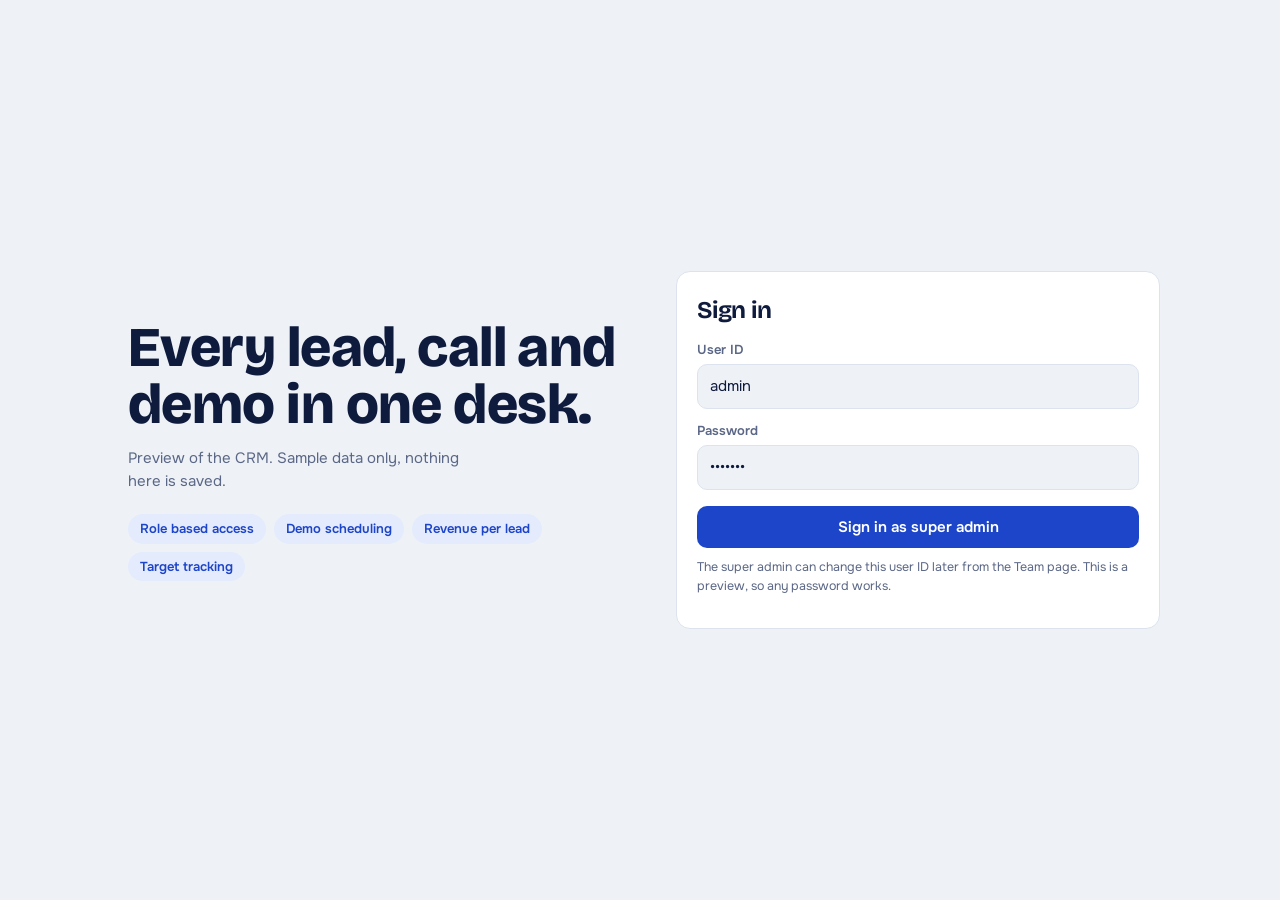
<file: public/assets/aistudio/Lead_Desk_CRM_Preview_f1cdb9fa.html>
<!doctype html><html><head><meta charset=utf8><meta name=viewport content="width=device-width,initial-scale=1,viewport-fit=cover"><style>:root{color-scheme:light;box-sizing:border-box;padding-top:env(safe-area-inset-top,0px);padding-bottom:env(safe-area-inset-bottom,0px)}html{scroll-padding-top:env(safe-area-inset-top,0px)}body{margin:0;padding:0;font:14px -apple-system,BlinkMacSystemFont,sans-serif;background:#fff;color:#000}img{max-width:100%}[hidden]:not([hidden=until-found i]){display:none!important}</style></head><body>
<title>Lead Desk CRM Preview</title>
<meta name="claude:viewport-fit-sides" content="cover">
<link rel="stylesheet" href="https://fonts.googleapis.com/css2?family=Bricolage+Grotesque:opsz,wght@12..96,600;12..96,800&family=Onest:wght@400;500;600&family=Fraunces:wght@700;900&family=Space+Grotesk:wght@500;700&display=swap">
<style>
/* Layout: login stage, then a sidebar shell with Dashboard, Leads, Demos, Team. Blue ink on cool paper, amber for pending, green for done. */
:root{--bg:#EEF2F7;--panel:#FFFFFF;--ink:#0F1B3D;--mute:#5B6786;--line:#DCE3EE;--acc:#1D45C9;--acc-ink:#FFFFFF;--acc-soft:#E4EBFC;--ok:#0E7C4A;--ok-soft:#DDF3E8;--warn:#9A5B00;--warn-soft:#FDEFD2;--bad:#B3261E;--bad-soft:#FBE3E1;--display:"Bricolage Grotesque","Trebuchet MS",sans-serif;--body:"Onest","Segoe UI",system-ui,sans-serif;--r:14px}
@media (prefers-color-scheme:dark){:root:not([data-theme="light"]){--bg:#0B1226;--panel:#131C36;--ink:#E8EDFB;--mute:#9AA6C6;--line:#25314F;--acc:#7B9BFF;--acc-ink:#0B1226;--acc-soft:#1B2850;--ok:#5FD39A;--ok-soft:#12382A;--warn:#F2B955;--warn-soft:#3A2C0F;--bad:#FF8A80;--bad-soft:#40181A;color-scheme:dark}}
:root[data-theme="dark"]{--bg:#0B1226;--panel:#131C36;--ink:#E8EDFB;--mute:#9AA6C6;--line:#25314F;--acc:#7B9BFF;--acc-ink:#0B1226;--acc-soft:#1B2850;--ok:#5FD39A;--ok-soft:#12382A;--warn:#F2B955;--warn-soft:#3A2C0F;--bad:#FF8A80;--bad-soft:#40181A;color-scheme:dark}
*{box-sizing:border-box}
body{margin:0;background:var(--bg);color:var(--ink);font:15px/1.5 var(--body);padding-left:max(16px,env(safe-area-inset-left,0px));padding-right:max(16px,env(safe-area-inset-right,0px));padding-block:16px}
h1,h2,h3{font-family:var(--display);margin:0;letter-spacing:-.01em;text-wrap:balance}
button,input,select{font:inherit;color:inherit}
button{cursor:pointer}
:focus-visible{outline:3px solid var(--acc);outline-offset:2px}
.hide{display:none!important}
.btn{background:var(--acc);color:var(--acc-ink);border:0;border-radius:10px;padding:10px 16px;font-weight:600;transition:transform .15s,box-shadow .2s}
.btn:hover{transform:translateY(-2px);box-shadow:0 8px 18px -8px var(--acc)}.btn:active{transform:translateY(0) scale(.98)}
.btn.ghost{background:transparent;color:var(--ink);border:1.5px solid var(--line)}.btn.ghost:hover{border-color:var(--acc);box-shadow:none}
.btn.sm{padding:6px 12px;font-size:13px;border-radius:8px}.btn[disabled]{opacity:.45;pointer-events:none}
input,select{background:var(--bg);border:1.5px solid var(--line);border-radius:10px;padding:10px 12px;width:100%;transition:border-color .2s,box-shadow .2s}
input:focus,select:focus{outline:0;border-color:var(--acc);box-shadow:0 0 0 4px var(--acc-soft)}
label{display:block;font-size:13px;font-weight:600;color:var(--mute);margin:12px 0 5px}
.note{font-size:12.5px;color:var(--mute)}
/* login */
#login{min-height:calc(100vh - 32px);display:grid;grid-template-columns:minmax(0,1.1fr) minmax(0,1fr);gap:24px;align-items:center;max-width:1040px;margin:0 auto}
.hero{padding:8px}.hero h1{font-size:clamp(34px,5vw,56px);line-height:1.02;font-weight:800}
.hero p{color:var(--mute);max-width:34ch;margin:14px 0 0}
.chips{display:flex;gap:8px;flex-wrap:wrap;margin-top:22px}.chip{background:var(--acc-soft);color:var(--acc);border-radius:99px;padding:5px 12px;font-size:13px;font-weight:600;animation:rise .6s both}
.card{background:var(--panel);border:1px solid var(--line);border-radius:var(--r);padding:20px}
.loginbox{animation:rise .6s .1s both}
/* shell */
#app{max-width:1180px;margin:0 auto;display:grid;grid-template-columns:200px minmax(0,1fr);gap:16px}
nav{position:sticky;top:16px;align-self:start;background:var(--panel);border:1px solid var(--line);border-radius:var(--r);padding:12px;display:flex;flex-direction:column;gap:4px}
nav .brand{font:800 19px var(--display);padding:6px 10px 12px}
nav button{text-align:left;background:transparent;border:0;border-radius:10px;padding:10px 12px;font-weight:600;color:var(--mute);transition:background .2s,color .2s,transform .15s}
nav button:hover{background:var(--acc-soft);color:var(--acc);transform:translateX(3px)}nav button.on{background:var(--acc);color:var(--acc-ink)}
.top{display:flex;gap:10px;align-items:center;justify-content:space-between;flex-wrap:wrap;margin-bottom:14px}
.top h2{font-size:26px}.tools{display:flex;gap:8px;align-items:center;flex-wrap:wrap}.tools select{width:auto}
.bell{position:relative}.bell .dot{position:absolute;top:-6px;right:-6px;background:var(--bad);color:#fff;border-radius:99px;font-size:11px;min-width:18px;height:18px;display:grid;place-items:center;font-weight:700}
.bell.ring{animation:shake .6s}
.pop{position:absolute;right:0;top:44px;width:min(320px,86vw);background:var(--panel);border:1px solid var(--line);border-radius:var(--r);padding:10px;z-index:30;box-shadow:0 20px 40px -20px rgba(10,20,60,.4);animation:rise .25s both}
.pop .item{padding:9px 10px;border-radius:10px;font-size:14px}.pop .item+.item{border-top:1px solid var(--line)}
.view{animation:rise .45s both}
.tiles{display:grid;grid-template-columns:repeat(auto-fit,minmax(150px,1fr));gap:10px;margin-bottom:14px}
.tile{background:var(--panel);border:1px solid var(--line);border-radius:var(--r);padding:14px;animation:rise .5s both;animation-delay:calc(var(--i)*70ms);transition:transform .2s,border-color .2s}
.tile:hover{transform:translateY(-3px);border-color:var(--acc)}
.tile b{display:block;font:800 30px var(--display);line-height:1.1}.tile span{font-size:13px;color:var(--mute)}
.rings{display:grid;grid-template-columns:repeat(auto-fit,minmax(230px,1fr));gap:12px;margin-bottom:14px}
.ringcard{display:flex;gap:14px;align-items:center;animation:rise .5s both;animation-delay:calc(var(--i)*90ms)}
.ring{position:relative;width:92px;height:92px;flex:none}.ring svg{transform:rotate(-90deg)}
.ring circle{fill:none;stroke-width:9}.ring .bg{stroke:var(--line)}.ring .fg{stroke:var(--acc);stroke-linecap:round;transition:stroke-dashoffset 1.2s cubic-bezier(.2,.8,.2,1)}
.ring .pct{position:absolute;inset:0;display:grid;place-items:center;font:800 20px var(--display)}
.ringcard h3{font-size:15px;color:var(--mute);font-family:var(--body);font-weight:600}.ringcard .big{font:800 24px var(--display)}
.tablewrap{overflow-x:auto}
table{width:100%;border-collapse:collapse;min-width:720px}
th{font-size:12.5px;color:var(--mute);text-align:left;padding:8px 10px;border-bottom:1.5px solid var(--line);font-weight:600}
td{padding:11px 10px;border-bottom:1px solid var(--line);vertical-align:middle}
tbody tr{animation:rise .4s both;animation-delay:calc(var(--i)*45ms);transition:background .2s}tbody tr:hover{background:var(--acc-soft)}
td.num,th.num{text-align:right;font-variant-numeric:tabular-nums}
.pill{display:inline-block;border-radius:99px;padding:3px 10px;font-size:12.5px;font-weight:600}
.p-new{background:var(--acc-soft);color:var(--acc)}.p-pend{background:var(--warn-soft);color:var(--warn)}.p-sched{background:var(--acc-soft);color:var(--acc)}.p-ok{background:var(--ok-soft);color:var(--ok)}.p-bad{background:var(--bad-soft);color:var(--bad)}.p-none{background:var(--line);color:var(--mute)}
.demo{display:grid;gap:10px;margin-bottom:12px;animation:rise .45s both;animation-delay:calc(var(--i)*80ms)}
.demo header{display:flex;justify-content:space-between;gap:10px;flex-wrap:wrap;align-items:center}
.msg{background:var(--bg);border:1.5px dashed var(--line);border-radius:10px;padding:10px 12px;font-size:14px}
.row{display:flex;gap:8px;flex-wrap:wrap;align-items:center}
.row>*{flex:0 0 auto}.row input,.row select{width:auto;min-width:130px}
.two{display:grid;grid-template-columns:repeat(auto-fit,minmax(260px,1fr));gap:12px}
.tog{display:flex;align-items:center;justify-content:space-between;gap:10px;padding:8px 0;border-top:1px solid var(--line)}
.sw{appearance:none;width:44px;height:26px;border-radius:99px;background:var(--line);position:relative;cursor:pointer;padding:0;border:0;transition:background .25s;flex:none}
.sw:after{content:"";position:absolute;top:3px;left:3px;width:20px;height:20px;border-radius:50%;background:#fff;transition:transform .25s}
.sw:checked{background:var(--acc)}.sw:checked:after{transform:translateX(18px)}
.modal{position:fixed;inset:0;background:rgba(8,14,40,.55);display:grid;place-items:center;z-index:50;padding:16px;animation:fade .25s both}
.modal .card{width:min(440px,100%);animation:pop .3s cubic-bezier(.2,.9,.3,1.2) both}
.toast{position:fixed;left:50%;bottom:calc(20px + env(safe-area-inset-bottom,0px));transform:translateX(-50%);background:var(--ink);color:var(--bg);padding:10px 16px;border-radius:99px;font-weight:600;z-index:60;animation:rise .3s both}
.banner{background:var(--warn-soft);color:var(--warn);border-radius:10px;padding:8px 12px;font-size:13px;margin-bottom:12px}
.picker{display:flex;gap:8px;flex-wrap:wrap;align-items:center;margin-bottom:12px}
.picker button{background:var(--panel);border:1.5px solid var(--line);border-radius:99px;padding:6px 14px;font-weight:600;font-size:13px;transition:transform .2s,border-color .2s,background .2s}
.picker button:hover{border-color:var(--acc);transform:translateY(-2px)}
.picker button.on{background:var(--acc);color:var(--acc-ink);border-color:var(--acc)}
.dash{background:var(--bg);color:var(--ink);border-radius:18px;padding:14px;transition:background .4s,color .4s}
.track{display:grid;grid-template-columns:repeat(auto-fit,minmax(210px,1fr));gap:10px;margin-bottom:12px}
.box{background:var(--panel);border:1px solid var(--line);border-radius:var(--r);padding:14px;animation:rise .5s both;animation-delay:calc(var(--i)*80ms);transition:transform .2s,box-shadow .2s}
.box:hover{transform:translateY(-3px)}
.box h4{margin:0 0 6px;font:600 13px var(--body);color:var(--mute)}
.box .big{font:800 30px/1.1 var(--display)}.box .big small{font-size:16px;color:var(--mute);font-weight:600}
.box .sub{font-size:13px;color:var(--mute);margin-top:8px}
.bar{height:10px;border-radius:99px;background:var(--line);overflow:hidden;margin-top:10px}
.bar i{display:block;height:100%;width:0;background:var(--acc);border-radius:99px;transition:width 1.1s cubic-bezier(.2,.8,.2,1)}
.days{display:grid;grid-template-columns:repeat(auto-fill,minmax(34px,1fr));gap:5px;margin-top:10px}
.day{border-radius:8px;text-align:center;font-size:11px;background:var(--line);color:var(--mute);min-height:40px;display:flex;flex-direction:column;justify-content:center;animation:pop .4s both;animation-delay:calc(var(--i)*18ms)}
.day b{font-size:10px;font-weight:500}.day span{font-weight:700;font-size:13px}
.day.hit{background:var(--ok-soft);color:var(--ok);border:1.5px solid var(--ok)}
.day.gap{background:var(--bad-soft);color:var(--bad)}.day.fut{opacity:.35}.day.now{outline:2.5px solid var(--acc);outline-offset:1px}
.mbar{display:none}.d3 .mbar,.d4 .mbar{display:block}.d3 .ring,.d4 .ring{display:none}
.ringcard .txt{flex:1;min-width:0}
.d2{--bg:#070D1C;--panel:#0F1930;--ink:#E6FFF6;--mute:#8AA3C4;--line:#1D2C4D;--acc:#2EF2B0;--acc-ink:#04170F;--acc-soft:#0F2C3A;--ok:#2EF2B0;--ok-soft:#0F3A2C;--warn:#FFC14D;--warn-soft:#3A2C0F;--bad:#FF7A7A;--bad-soft:#40181A;--display:"Space Grotesk","Trebuchet MS",sans-serif;color-scheme:dark}
.d2 .card,.d2 .tile,.d2 .box{box-shadow:0 0 0 1px #1D2C4D,0 14px 30px -20px #2EF2B0}
.d2 .bar i,.d2 .ring .fg{filter:drop-shadow(0 0 6px #2EF2B0)}
.d3{--bg:#F6EFE3;--panel:#FFFBF3;--ink:#3A2418;--mute:#7A6455;--line:#E6D8C3;--acc:#B8461F;--acc-ink:#FFFFFF;--acc-soft:#F6DFD2;--ok:#3E7D3A;--ok-soft:#E2EEDA;--warn:#A06A12;--warn-soft:#F6E7C3;--bad:#A52A2A;--bad-soft:#F4D9D6;--display:"Fraunces",Georgia,serif;--r:6px;color-scheme:light}
.d3 .card,.d3 .tile,.d3 .box{border-style:dashed;border-width:1.5px}
.d4{--bg:#FFE94A;--panel:#FFFFFF;--ink:#0A0A0A;--mute:#333333;--line:#0A0A0A;--acc:#0A0A0A;--acc-ink:#FFE94A;--acc-soft:#FFF3A0;--ok:#0B7A3B;--ok-soft:#C9F5D9;--warn:#8A4B00;--warn-soft:#FFD27A;--bad:#B00020;--bad-soft:#FFC9CF;--display:"Space Grotesk","Arial Black",sans-serif;--r:6px;color-scheme:light}
.d4 .card,.d4 .tile,.d4 .box{border:2.5px solid #0A0A0A;box-shadow:5px 5px 0 #0A0A0A}
.d4 .tile:hover,.d4 .box:hover{transform:translate(-2px,-2px);box-shadow:7px 7px 0 #0A0A0A}
.d4 .bar{border:2px solid #0A0A0A;height:16px;background:#fff}.d4 .bar i{background:#0A0A0A}
.d4 .day{border:2px solid #0A0A0A;background:#fff;color:#0A0A0A}.d4 .day.hit{background:#C9F5D9}.d4 .day.gap{background:#FFC9CF}
.d4 .pill{border:1.5px solid #0A0A0A}
@keyframes rise{from{opacity:0;transform:translateY(12px)}to{opacity:1;transform:none}}
@keyframes fade{from{opacity:0}to{opacity:1}}
@keyframes pop{from{opacity:0;transform:scale(.92)}to{opacity:1;transform:none}}
@keyframes shake{0%,100%{transform:rotate(0)}20%{transform:rotate(-14deg)}40%{transform:rotate(12deg)}60%{transform:rotate(-8deg)}80%{transform:rotate(6deg)}}
@media (max-width:820px){#login{grid-template-columns:1fr}#app{grid-template-columns:1fr}nav{position:static;flex-direction:row;overflow-x:auto}nav .brand{display:none}nav button{white-space:nowrap}}
@media (prefers-reduced-motion:reduce){*,*::before,*::after{animation-duration:.01ms!important;animation-delay:0ms!important;transition-duration:.01ms!important}}
</style>

<section id="login">
  <div class="hero">
    <h1>Every lead, call and demo in one desk.</h1>
    <p>Preview of the CRM. Sample data only, nothing here is saved.</p>
    <div class="chips"><span class="chip" style="animation-delay:.2s">Role based access</span><span class="chip" style="animation-delay:.3s">Demo scheduling</span><span class="chip" style="animation-delay:.4s">Revenue per lead</span><span class="chip" style="animation-delay:.5s">Target tracking</span></div>
  </div>
  <form class="card loginbox" id="loginForm">
    <h2 style="font-size:24px">Sign in</h2>
    <label for="uid">User ID</label><input id="uid" value="admin" autocomplete="off">
    <label for="pw">Password</label><input id="pw" type="password" value="preview" autocomplete="off">
    <button class="btn" style="width:100%;margin-top:16px">Sign in as super admin</button>
    <p class="note" style="margin-top:10px">The super admin can change this user ID later from the Team page. This is a preview, so any password works.</p>
  </form>
</section>

<div id="app" class="hide">
  <nav id="nav"><div class="brand">Lead Desk</div></nav>
  <main>
    <div class="top"><h2 id="title"></h2>
      <div class="tools">
        <label for="role" class="note" style="margin:0">Preview as</label>
        <select id="role"></select>
        <span class="bell" id="bellWrap"><button class="btn ghost sm" id="bell" aria-label="Notifications">Notifications <span class="dot hide" id="dot">0</span></button><div class="pop hide" id="pop"></div></span>
      </div>
    </div>
    <div id="view"></div>
  </main>
</div>
<div id="modalHost"></div>

<script>
(function(){
const $=s=>document.querySelector(s);
const esc=s=>String(s).replace(/[&<>"']/g,c=>({"&":"&amp;","<":"&lt;",">":"&gt;",'"':"&quot;","'":"&#39;"}[c]));
const inr=n=>"₹"+Number(n).toLocaleString("en-IN");
const ymd=d=>{const z=new Date(d);return z.getFullYear()+"-"+String(z.getMonth()+1).padStart(2,"0")+"-"+String(z.getDate()).padStart(2,"0")};
const off=n=>{const d=new Date();d.setDate(d.getDate()+n);return ymd(d)};
const TODAY=off(0);
const fmt=s=>new Date(s+"T00:00:00").toLocaleDateString("en-IN",{day:"numeric",month:"short"});

const MS=TODAY.slice(0,8)+"01";const am=n=>{const d=off(n);return d<MS?MS:d};
const S={adminId:"admin",view:"dashboard",role:"Admin",dash:1,
 targets:{calls:60,admissions:20,revenue:500000},
 users:[{name:"Admin",super:true},{name:"Deepti",view:true,edit:true},{name:"Mohit",view:true,edit:false}],
 notes:[],
 leads:[
  {id:1,name:"Rahul Verma",owner:"Deepti",status:"New",calls:2,added:TODAY,follow:TODAY,revenue:0,demo:null},
  {id:2,name:"Ananya Singh",owner:"Mohit",status:"New",calls:1,added:TODAY,follow:off(1),revenue:0,demo:null},
  {id:3,name:"Karan Mehta",owner:"Deepti",status:"Contacted",calls:5,added:off(-3),follow:TODAY,revenue:0,demo:null},
  {id:4,name:"Pooja Nair",owner:"Mohit",status:"Contacted",calls:4,added:off(-4),follow:TODAY,revenue:0,demo:null},
  {id:5,name:"Sameer Khan",owner:"Deepti",status:"Contacted",calls:6,added:off(-6),follow:off(2),revenue:0,demo:{date:off(2),attended:null,admission:null,fee:0}},
  {id:6,name:"Neha Gupta",owner:"Mohit",status:"Contacted",calls:7,added:off(-8),follow:off(3),revenue:0,demo:{date:off(3),attended:null,admission:null,fee:0}},
  {id:7,name:"Vikas Yadav",owner:"Deepti",status:"Demo done",calls:9,added:off(-10),follow:TODAY,revenue:0,demo:{date:off(-1),attended:null,admission:null,fee:0}},
  {id:8,name:"Ritu Sharma",owner:"Mohit",status:"Admitted",calls:6,added:off(-15),follow:null,revenue:32000,adm:am(-5),demo:{date:off(-8),attended:true,admission:"Admitted",fee:32000}},
  {id:9,name:"Arjun Patel",owner:"Deepti",status:"Admitted",calls:7,added:off(-15),follow:null,revenue:28000,adm:am(-6),demo:{date:off(-8),attended:true,admission:"Admitted",fee:28000}},
  {id:10,name:"Aditi Rao",owner:"Mohit",status:"Admitted",calls:8,added:off(-15),follow:null,revenue:26000,adm:am(-3),demo:{date:off(-8),attended:true,admission:"Admitted",fee:26000}},
  {id:11,name:"Manish Joshi",owner:"Deepti",status:"Admitted",calls:9,added:off(-15),follow:null,revenue:28000,adm:am(-6),demo:{date:off(-8),attended:true,admission:"Admitted",fee:28000}},
  {id:12,name:"Sonal Jain",owner:"Mohit",status:"Admitted",calls:10,added:off(-15),follow:null,revenue:24000,adm:am(-4),demo:{date:off(-8),attended:true,admission:"Admitted",fee:24000}},
  {id:13,name:"Gaurav Bansal",owner:"Deepti",status:"Admitted",calls:11,added:off(-15),follow:null,revenue:30000,adm:am(-5),demo:{date:off(-8),attended:true,admission:"Admitted",fee:30000}},
  {id:14,name:"Isha Kapoor",owner:"Mohit",status:"Admitted",calls:6,added:off(-15),follow:null,revenue:25000,adm:am(-6),demo:{date:off(-8),attended:true,admission:"Admitted",fee:25000}},
  {id:15,name:"Tarun Malik",owner:"Deepti",status:"Admitted",calls:7,added:off(-15),follow:null,revenue:27000,adm:am(-4),demo:{date:off(-8),attended:true,admission:"Admitted",fee:27000}},
  {id:16,name:"Divya Menon",owner:"Mohit",status:"Admitted",calls:8,added:off(-15),follow:null,revenue:29000,adm:am(-6),demo:{date:off(-8),attended:true,admission:"Admitted",fee:29000}},
  {id:17,name:"Harsh Vardhan",owner:"Deepti",status:"Admitted",calls:9,added:off(-15),follow:null,revenue:26000,adm:am(-5),demo:{date:off(-8),attended:true,admission:"Admitted",fee:26000}},
  {id:18,name:"Nitin Arora",owner:"Mohit",status:"Admitted",calls:10,added:off(-15),follow:null,revenue:25000,adm:am(-3),demo:{date:off(-8),attended:true,admission:"Admitted",fee:25000}},
 ],
 callsToday:38
};
const isSuper=()=>S.role==="Admin";
const me=()=>S.users.find(u=>u.name===S.role);
const visible=()=>isSuper()?S.leads:(me().view?S.leads.filter(l=>l.owner===S.role):[]);
const canEdit=l=>isSuper()||(me().edit&&l.owner===S.role);

function toast(t){const e=document.createElement("div");e.className="toast";e.textContent=t;document.body.appendChild(e);setTimeout(()=>e.remove(),2200)}
async function copy(t,btn){try{await navigator.clipboard.writeText(t);btn.textContent="Copied"}catch(_){const a=document.createElement("textarea");a.value=t;document.body.appendChild(a);a.select();try{document.execCommand("copy");btn.textContent="Copied"}catch(__){btn.textContent="Select and copy"}a.remove()}setTimeout(()=>btn.textContent="Copy message",1500)}
function countUp(el,to,prefix){const d=900,t0=performance.now();const reduce=matchMedia("(prefers-reduced-motion:reduce)").matches;if(reduce){el.textContent=(prefix||"")+Number(to).toLocaleString("en-IN");return}
 const f=t=>{const p=Math.min(1,(t-t0)/d),e=1-Math.pow(1-p,3);el.textContent=(prefix||"")+Math.round(to*e).toLocaleString("en-IN");if(p<1)requestAnimationFrame(f)};requestAnimationFrame(f)}

const metrics=()=>{const L=visible();const calls=L.reduce((a,l)=>a+l.calls,0);
 return{calls,fresh:L.filter(l=>l.status==="New").length,today:L.filter(l=>l.added===TODAY).length,pending:L.filter(l=>l.follow===TODAY).length,sched:L.filter(l=>l.demo&&l.demo.date>=TODAY&&l.demo.attended===null).length}};
function tilesHtml(){const m=metrics();const T=[["Total calls",m.calls],["New leads",m.fresh],["Added today",m.today],["Pending today",m.pending],["Scheduled",m.sched]];
 return'<div class="tiles">'+T.map((t,i)=>`<div class="tile" style="--i:${i}"><b data-count="${t[1]}">0</b><span>${t[0]}</span></div>`).join("")+"</div>"}
function ring(i,title,val,tgt,fmtFn){const p=Math.min(100,Math.round(val/tgt*100)),C=2*Math.PI*38;
 return`<div class="card ringcard" style="--i:${i}"><div class="ring"><svg width="92" height="92" viewBox="0 0 92 92"><circle class="bg" cx="46" cy="46" r="38"/><circle class="fg" cx="46" cy="46" r="38" stroke-dasharray="${C}" stroke-dashoffset="${C}" data-off="${C*(1-p/100)}"/></svg><div class="ring pct" style="position:absolute;inset:0;width:auto;height:auto"><span data-count="${p}" data-suffix="%">0</span></div></div><div class="txt"><h3>${title}</h3><div class="big">${fmtFn(val)}</div><div class="note">Target ${fmtFn(tgt)}${" \u00b7 "+p+"%"}</div><div class="bar mbar"><i data-w="${p}"></i></div></div></div>`}

const pillFor=l=>{if(l.status==="Admitted")return'<span class="pill p-ok">Admitted</span>';if(l.demo&&l.demo.attended===false)return'<span class="pill p-bad">Missed demo</span>';if(l.demo&&l.demo.attended===null&&l.demo.date>=TODAY)return'<span class="pill p-sched">Demo '+fmt(l.demo.date)+'</span>';if(l.demo&&l.demo.attended===null)return'<span class="pill p-pend">Confirm demo</span>';if(l.status==="New")return'<span class="pill p-new">New</span>';if(l.follow===TODAY)return'<span class="pill p-pend">Due today</span>';return'<span class="pill p-none">'+esc(l.status)+'</span>'};

function trackerHtml(L,k){
 const now=new Date(),dim=new Date(now.getFullYear(),now.getMonth()+1,0).getDate(),dom=now.getDate(),left=dim-dom+1;
 const A=L.filter(l=>l.status==="Admitted"&&l.adm&&l.adm>=MS);
 const done=A.length,T=Math.max(1,Math.round(S.targets.admissions*k)),pend=Math.max(0,T-done),pct=Math.min(100,Math.round(done/T*100));
 const rev=A.reduce((a,l)=>a+l.revenue,0),RT=Math.max(1,Math.round(S.targets.revenue*k)),rp=Math.max(0,RT-rev),rpct=Math.min(100,Math.round(rev/RT*100));
 const last=A.map(l=>l.adm).sort().pop();
 const since=last?Math.round((new Date(TODAY+"T00:00:00")-new Date(last+"T00:00:00"))/864e5):null;
 const need=pend/left,avg=done?dom/done:null;
 const month=now.toLocaleDateString("en-IN",{month:"long"});
 const sinceTxt=since===null?"None yet":since===0?"Today":since+(since===1?" day ago":" days ago");
 let strip="";for(let d=1;d<=dim;d++){const ds=TODAY.slice(0,8)+String(d).padStart(2,"0");const c=A.filter(l=>l.adm===ds).length;
  strip+=`<div class="day ${d>dom?"fut":c?"hit":"gap"} ${d===dom?"now":""}" style="--i:${d}" title="${fmt(ds)}: ${c} admission${c===1?"":"s"}"><b>${d}</b><span>${d>dom?"":c||"0"}</span></div>`}
 return`<div class="track">
 <div class="box" style="--i:0"><h4>Admissions in ${month}</h4><div class="big"><span data-count="${done}">0</span><small> / ${T}</small></div><div class="bar"><i data-w="${pct}"></i></div><div class="sub">${pct}% done. <b>${pend} pending</b> to hit target.</div></div>
 <div class="box" style="--i:1"><h4>Revenue collected</h4><div class="big">${inr(rev)}</div><div class="bar"><i data-w="${rpct}"></i></div><div class="sub">${rpct}% of ${inr(RT)}. <b>${inr(rp)} pending</b>.</div></div>
 <div class="box" style="--i:2"><h4>Last admission</h4><div class="big">${sinceTxt}</div><div class="sub">${since!==null&&since>=3?'<span class="pill p-pend">Gap is growing, close one today</span>':"Gap since last admission"}</div></div>
 <div class="box" style="--i:3"><h4>Pace needed</h4><div class="big">${need.toFixed(1)}<small> per day</small></div><div class="sub">${left} days left in ${month}. ${avg?"So far: one admission every "+avg.toFixed(1)+" days.":"No admissions yet this month."}</div></div></div>
 <div class="card" style="margin-bottom:12px"><h3 style="font-size:16px">Admissions per day</h3><p class="note" style="margin:2px 0 0">Red days are days with no admission.</p><div class="days">${strip}</div></div>`}

function viewDashboard(){
 const L=visible();const calls=isSuper()?S.callsToday:Math.round(S.callsToday*L.length/Math.max(1,S.leads.length));
 const adm=L.filter(l=>l.status==="Admitted"&&l.adm&&l.adm>=MS).length,rev=L.filter(l=>l.adm&&l.adm>=MS).reduce((a,l)=>a+l.revenue,0);
 const k=isSuper()?1:Math.max(.2,L.length/S.leads.length);
 const names=["Clean","Night Ops","Paper","Bold"];
 return'<div class="picker"><span class="note">Dashboard style</span>'+names.map((n,i)=>`<button data-dash="${i+1}" class="${S.dash===i+1?"on":""}">${i+1}. ${n}</button>`).join("")+"</div>"+
 `<div class="dash d${S.dash}">`+(isSuper()?"":'<div class="banner">Showing only your own leads and numbers.</div>')+trackerHtml(L,k)+
 '<div class="rings">'+ring(0,"Calls today",calls,Math.round(S.targets.calls*k),n=>n)+ring(1,"Admissions this month",adm,Math.max(1,Math.round(S.targets.admissions*k)),n=>n)+ring(2,"Revenue this month",rev,Math.round(S.targets.revenue*k),inr)+"</div>"+tilesHtml()+
 '<div class="card"><h3 style="margin-bottom:8px">Pending follow ups today</h3>'+(L.filter(l=>l.follow===TODAY).map(l=>`<div class="tog"><span>${esc(l.name)} <span class="note">${isSuper()?"with "+esc(l.owner):""}</span></span>${pillFor(l)}</div>`).join("")||'<p class="note">Nothing pending.</p>')+"</div></div>"}

function viewLeads(){
 const L=visible();
 return tilesHtml()+(L.length?"":'<div class="banner">You do not have permission to view leads. The super admin can turn this on.</div>')+
 `<div class="card tablewrap"><table><thead><tr><th>Lead</th>${isSuper()?"<th>Owner</th>":""}<th>Status</th><th class="num">Calls</th><th>Follow up</th><th class="num">Revenue</th><th></th></tr></thead><tbody>`+
 L.map((l,i)=>`<tr style="--i:${i}"><td><b>${esc(l.name)}</b></td>${isSuper()?`<td>${esc(l.owner)}</td>`:""}<td>${pillFor(l)}</td><td class="num">${l.calls}</td><td>${l.follow?fmt(l.follow):"None"}</td><td class="num">${inr(l.revenue)}</td><td><div class="row"><button class="btn ghost sm" data-edit="${l.id}" ${canEdit(l)?"":"disabled"}>Edit</button><button class="btn sm" data-demo="${l.id}" ${canEdit(l)?"":"disabled"}>Schedule demo</button></div></td></tr>`).join("")+"</tbody></table></div>"+
 (!isSuper()&&me()&&!me().edit?'<p class="note" style="margin-top:8px">Edit is switched off for you by the super admin.</p>':"")}

function templateFor(l){const d=l.demo.date;const first=l.name.split(" ")[0];return d===TODAY?`Hi ${first}, we have a webinar today. Please join on time.`:`Hi ${first}, your webinar is on ${fmt(d)}. Please join on time.`}
function viewDemos(){
 const L=visible().filter(l=>l.demo);
 if(!L.length)return'<div class="card"><p>No demos yet. Use Schedule demo on the Leads page.</p></div>';
 return L.sort((a,b)=>a.demo.date<b.demo.date?-1:1).map((l,i)=>{const d=l.demo,past=d.date<=TODAY;
  return`<div class="card demo" style="--i:${i}"><header><div><h3>${esc(l.name)}</h3><span class="note">${fmt(d.date)}${isSuper()?" with "+esc(l.owner):""}</span></div>${pillFor(l)}</header>
  <div class="msg">${esc(templateFor(l))}</div>
  <div class="row"><button class="btn ghost sm" data-copy="${l.id}">Copy message</button></div>
  ${past&&d.attended===null&&canEdit(l)?`<div class="row"><span class="note">Did ${esc(l.name.split(" ")[0])} attend?</span><button class="btn sm" data-att="${l.id}|1">Attended</button><button class="btn ghost sm" data-att="${l.id}|0">Did not attend</button></div>`:""}
  ${d.attended===true&&l.status!=="Admitted"&&canEdit(l)?`<div class="row"><select id="adm${l.id}" aria-label="Admission status"><option>Admission pending</option><option>Admitted</option><option>Not interested</option></select><input id="fee${l.id}" type="number" min="0" placeholder="Fee paid in rupees" aria-label="Fee paid"><button class="btn sm" data-conv="${l.id}">Save conversion</button></div>`:""}
  ${l.status==="Admitted"?`<span class="note">Admitted. Fee paid ${inr(d.fee)}.</span>`:""}</div>`}).join("")}

function viewTeam(){
 if(!isSuper())return'<div class="card"><p>Only the super admin can manage users and permissions.</p></div>';
 return`<div class="two"><div class="card"><h3>Admin account</h3><label for="newId">Admin user ID</label><input id="newId" value="${esc(S.adminId)}" autocomplete="off"><div class="row" style="margin-top:12px"><button class="btn" id="saveId">Change user ID</button></div><p class="note" style="margin-top:8px">Current sign in ID: ${esc(S.adminId)}</p></div>
 <div class="card"><h3>Lead permissions</h3><p class="note">Users see and edit only their own leads, if allowed.</p>${S.users.filter(u=>!u.super).map(u=>`<div class="tog"><b>${esc(u.name)}</b><span class="row"><label class="note" style="margin:0">View</label><input type="checkbox" class="sw" data-perm="${u.name}|view" ${u.view?"checked":""} aria-label="${esc(u.name)} can view"><label class="note" style="margin:0">Edit</label><input type="checkbox" class="sw" data-perm="${u.name}|edit" ${u.edit?"checked":""} aria-label="${esc(u.name)} can edit"></span></div>`).join("")}</div></div>`}

const VIEWS={dashboard:["Dashboard",viewDashboard],leads:["Leads",viewLeads],demos:["Demos",viewDemos],team:["Team",viewTeam]};
function nav(){ $("#nav").innerHTML='<div class="brand">Lead Desk</div>'+Object.keys(VIEWS).filter(k=>k!=="team"||isSuper()).map(k=>`<button data-v="${k}" class="${S.view===k?"on":""}">${VIEWS[k][0]}</button>`).join("")}
function render(){
 if(S.view==="team"&&!isSuper())S.view="dashboard";
 nav();$("#title").textContent=VIEWS[S.view][0];
 $("#view").innerHTML='<div class="view">'+VIEWS[S.view][1]()+"</div>";
 document.querySelectorAll("[data-count]:not([data-suffix])").forEach(e=>countUp(e,+e.dataset.count));
 document.querySelectorAll("[data-count][data-suffix]").forEach(e=>{const to=+e.dataset.count;const o=e;const t0=performance.now();const f=t=>{const p=Math.min(1,(t-t0)/900);o.textContent=Math.round(to*(1-Math.pow(1-p,3)))+"%";if(p<1)requestAnimationFrame(f)};requestAnimationFrame(f)});
 requestAnimationFrame(()=>requestAnimationFrame(()=>{document.querySelectorAll(".ring .fg").forEach(c=>c.style.strokeDashoffset=c.dataset.off);document.querySelectorAll(".bar i").forEach(b=>b.style.width=b.dataset.w+"%")}));
 const n=S.notes.filter(x=>!x.read).length;$("#dot").textContent=n;$("#dot").classList.toggle("hide",!(n&&isSuper()));
 $("#bellWrap").classList.toggle("hide",!isSuper());
}
function openModal(html){$("#modalHost").innerHTML='<div class="modal" id="mod"><div class="card">'+html+"</div></div>";const m=$("#mod");m.addEventListener("click",e=>{if(e.target===m)closeModal()});const f=m.querySelector("input,select");f&&f.focus()}
function closeModal(){$("#modalHost").innerHTML=""}
document.addEventListener("keydown",e=>{if(e.key==="Escape"){closeModal();$("#pop").classList.add("hide")}});

$("#loginForm").addEventListener("submit",e=>{e.preventDefault();$("#login").classList.add("hide");$("#app").classList.remove("hide");render()});
$("#role").innerHTML=S.users.map(u=>`<option>${u.name}${u.super?"":""}</option>`).join("");
$("#role").addEventListener("change",e=>{S.role=e.target.value;render()});
$("#nav").addEventListener("click",e=>{const b=e.target.closest("[data-v]");if(b){S.view=b.dataset.v;render()}});
$("#bell").addEventListener("click",()=>{const p=$("#pop");p.innerHTML=S.notes.length?S.notes.slice().reverse().map(n=>`<div class="item">${esc(n.text)}</div>`).join(""):'<div class="item note">No notifications yet.</div>';p.classList.toggle("hide");S.notes.forEach(n=>n.read=true);$("#dot").classList.add("hide")});

$("#view").addEventListener("click",e=>{
 const t=e.target.closest("button");if(!t)return;
 if(t.dataset.dash){S.dash=+t.dataset.dash;render();return}
 if(t.dataset.demo){const l=S.leads.find(x=>x.id==t.dataset.demo);
  openModal(`<h3>Schedule demo</h3><p class="note">${esc(l.name)}</p><label for="dd">Demo date</label><input id="dd" type="date" value="${TODAY}" min="${TODAY}"><div class="row" style="margin-top:16px"><button class="btn" id="saveDemo" data-id="${l.id}">Schedule</button><button class="btn ghost" id="cancel">Cancel</button></div>`)}
 if(t.dataset.edit){const l=S.leads.find(x=>x.id==t.dataset.edit);
  openModal(`<h3>Edit lead</h3><p class="note">${esc(l.name)}</p><label for="ec">Total calls</label><input id="ec" type="number" min="0" value="${l.calls}"><label for="er">Revenue in rupees</label><input id="er" type="number" min="0" value="${l.revenue}"><div class="row" style="margin-top:16px"><button class="btn" id="saveEdit" data-id="${l.id}">Save</button><button class="btn ghost" id="cancel">Cancel</button></div>`)}
 if(t.dataset.copy){const l=S.leads.find(x=>x.id==t.dataset.copy);copy(templateFor(l),t)}
 if(t.dataset.att){const[id,v]=t.dataset.att.split("|");const l=S.leads.find(x=>x.id==id);l.demo.attended=v==="1";if(v==="1")l.status="Demo done";else l.status="Contacted";toast(v==="1"?"Marked as attended":"Marked as not attended");render()}
 if(t.dataset.conv){const id=t.dataset.conv;const l=S.leads.find(x=>x.id==id);const a=$("#adm"+id).value,fee=+($("#fee"+id).value||0);
  l.demo.admission=a;l.demo.fee=fee;if(a==="Admitted"){l.status="Admitted";l.revenue=fee;l.follow=null;l.adm=TODAY}toast("Conversion saved");render()}
 if(t.id==="saveId"){const v=$("#newId").value.trim();if(!v){toast("Enter a user ID");return}S.adminId=v;$("#uid").value=v;toast("Admin user ID changed");render()}
});
$("#view").addEventListener("change",e=>{const c=e.target.closest("[data-perm]");if(c){const[n,k]=c.dataset.perm.split("|");S.users.find(u=>u.name===n)[k]=c.checked;toast("Permission updated")}});
$("#modalHost").addEventListener("click",e=>{
 const t=e.target.closest("button");if(!t)return;
 if(t.id==="cancel")closeModal();
 if(t.id==="saveDemo"){const l=S.leads.find(x=>x.id==t.dataset.id);const d=$("#dd").value;if(!d)return;
  l.demo={date:d,attended:null,admission:null,fee:0};l.follow=d;
  S.notes.push({text:`${S.role} scheduled a demo for ${l.name} on ${fmt(d)}.`,read:false});
  closeModal();toast("Demo scheduled. Super admin notified.");S.view="demos";render();
  const b=$("#bell");b.parentElement.classList.remove("ring");void b.offsetWidth;b.parentElement.classList.add("ring")}
 if(t.id==="saveEdit"){const l=S.leads.find(x=>x.id==t.dataset.id);l.calls=+$("#ec").value||0;l.revenue=+$("#er").value||0;closeModal();toast("Lead updated");render()}
});
})();
</script>

</body></html>
</file>
